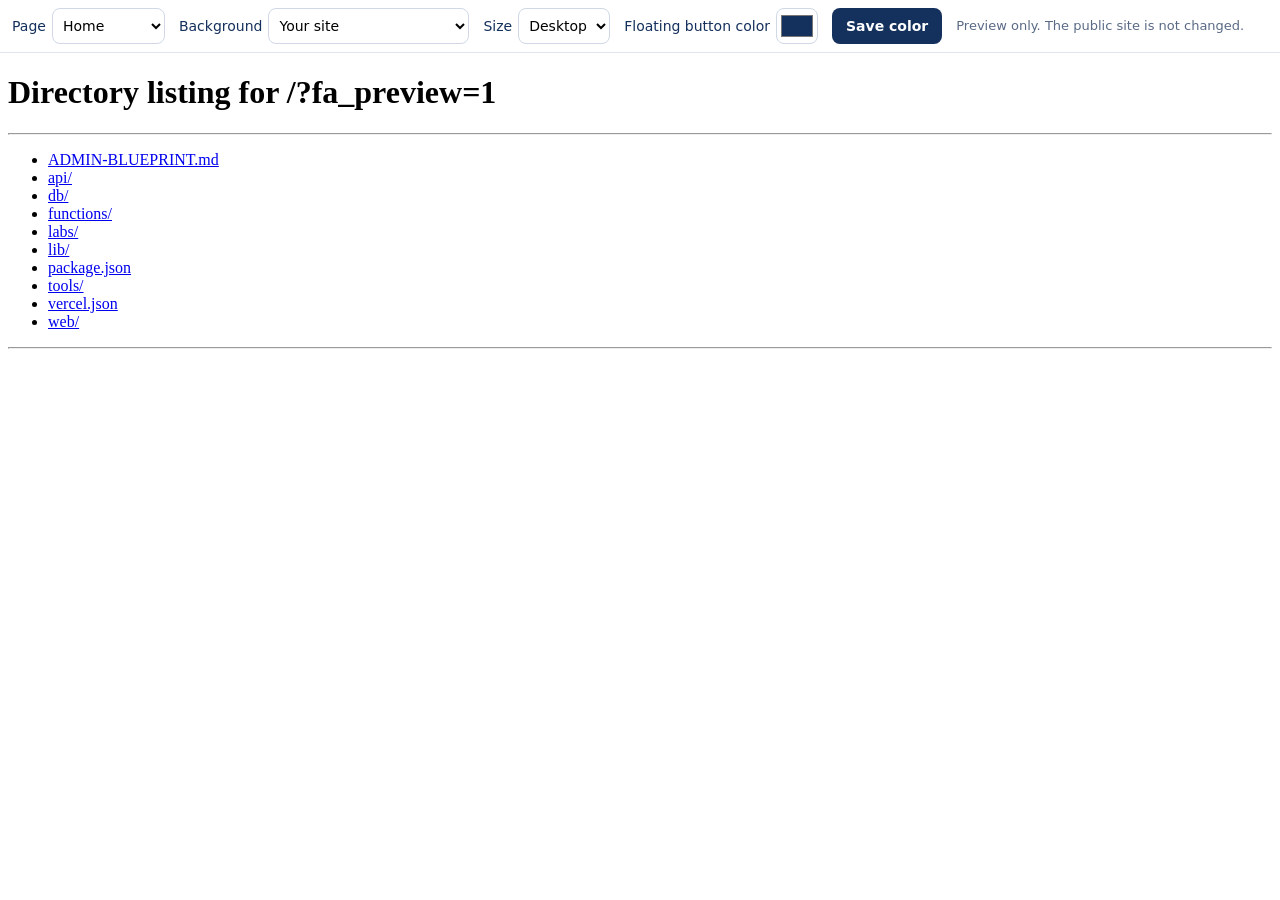
<file: labs/glass-widgets.html>
<!doctype html><html lang="en"><head><meta charset="utf-8"><meta name="viewport" content="width=device-width,initial-scale=1"><title>Glass widgets | Labs</title><meta name="robots" content="noindex,nofollow">
<style>
*{box-sizing:border-box}html,body{height:100%;margin:0}body{display:flex;flex-direction:column;background:#20242c;color:#14305c;font:500 14px/1.3 system-ui,sans-serif}
.bar{display:flex;flex-wrap:wrap;gap:8px 14px;align-items:center;padding:8px 12px;background:#fff;border-bottom:1px solid #dfe5ee}
.bar label{display:flex;align-items:center;gap:6px}.bar select{min-height:36px;border:1px solid #cfd8e4;border-radius:8px;background:#fff;font:inherit;padding:0 6px}.bar input[type=color]{width:42px;height:36px;padding:2px;border:1px solid #cfd8e4;border-radius:8px;background:#fff}
.bar button{min-height:36px;border:0;border-radius:8px;background:#14305c;color:#fff;font:600 14px system-ui,sans-serif;padding:0 14px;cursor:pointer}#msg{color:#5a6a85;font-size:13px}
.wrap{flex:1;min-height:0;display:flex;justify-content:center}iframe{width:100%;height:100%;border:0;background:#fff}.wrap.ph iframe{width:390px}
</style></head><body>
<div class="bar">
 <label>Page <select id="pg"><option value="/">Home</option><option value="/services">Services</option><option value="/doctors">Doctors</option><option value="/test-panels">Test panels</option><option value="/lab-tests">Lab tests</option><option value="/gallery">Gallery</option><option value="/faq">Questions</option><option value="/contact">Contact</option><option value="/about">About</option></select></label>
 <label>Background <select id="bg"><option value="site">Your site</option><option value="dark">Dark, like your example</option></select></label>
 <label>Size <select id="sz"><option value="">Desktop</option><option value="ph">Phone</option></select></label>
 <label>Floating button color <input type="color" id="col" value="#14305c"></label>
 <button id="save">Save color</button><span id="msg" role="status">Preview only. The public site is not changed.</span>
</div>
<div class="wrap" id="wrap"><iframe id="f" title="Site preview with glass widgets"></iframe></div>
<script>
const $=s=>document.querySelector(s),F=$('#f'),P=window.parent,KEY='labs_glass';
const GRAIN="url(\"data:image/svg+xml,%3Csvg xmlns='http://www.w3.org/2000/svg' width='180' height='180'%3E%3Cfilter id='n'%3E%3CfeTurbulence type='fractalNoise' baseFrequency='.85' numOctaves='2' stitchTiles='stitch'/%3E%3CfeColorMatrix values='0 0 0 0 1 0 0 0 0 1 0 0 0 0 1 0 0 0 .55 0'/%3E%3C/filter%3E%3Crect width='180' height='180' filter='url(%23n)' opacity='.22'/%3E%3C/svg%3E\")";
const CSS=`
html{--lg-a:.42;--lg-b:.14;--lg-ring:rgba(255,255,255,.95);--lg-float:#14305c;--lg-ft:#fff}
html.lg-dark{--lg-a:.16;--lg-b:.05;--ink:#f4f6fb!important;--muted:#c3c9d4!important;--accent:#eef27a!important;--base:#f4f6fb!important;--line:rgba(255,255,255,.2)!important}
html.lg-dark .logo,html.lg-dark .logo span,html.lg-dark .links a{color:#f4f6fb!important;text-shadow:none!important}
html.lg-dark body{background:#0b0c0f var(--lg-shards) center/cover fixed!important;color:var(--ink)}
html.lg-dark #fa-herobg,html.lg-dark .mesh,html.lg-dark .bg-mesh{display:none!important}
html.lg-dark .nav{background:rgba(14,15,19,.6)!important}
html body .glass:not(.lg-c),html body .gl-i,html body .trust-i,html body details.glass,html body .visit{position:relative;background:${GRAIN},radial-gradient(120% 90% at 18% 0,rgba(255,255,255,calc(var(--lg-a) + .14)),transparent 62%),linear-gradient(140deg,rgba(255,255,255,var(--lg-a)),rgba(255,255,255,var(--lg-b)))!important;-webkit-backdrop-filter:blur(22px) saturate(165%)!important;backdrop-filter:blur(22px) saturate(165%)!important;border:0!important;border-radius:26px!important;box-shadow:-1px 0 1px -.5px rgba(255,0,80,.4),1px 0 1px -.5px rgba(0,190,255,.5),0 24px 40px -26px rgba(15,25,50,.5)!important}
html body .glass:not(.lg-c)::before,html body .gl-i::before,html body .trust-i::before,html body .visit::before{content:"";position:absolute;inset:0;border-radius:inherit;padding:1.5px;pointer-events:none;background:linear-gradient(150deg,var(--lg-ring),rgba(255,255,255,.2) 42%,rgba(255,255,255,.12) 62%,var(--lg-ring));-webkit-mask:linear-gradient(#000 0 0) content-box,linear-gradient(#000 0 0);-webkit-mask-composite:xor;mask:linear-gradient(#000 0 0) content-box exclude,linear-gradient(#000 0 0)}
html body .lg-c{position:relative!important;isolation:isolate;background:none!important;border:0!important;box-shadow:none!important;-webkit-backdrop-filter:none!important;backdrop-filter:none!important;overflow:visible!important;border-radius:26px!important}
html body .lg-c::before,html body .lg-c::after{content:none!important}
.lg-bg,.lg-fbg{position:absolute;inset:0;z-index:-1;display:block;background:${GRAIN},radial-gradient(120% 90% at 18% 0,rgba(255,255,255,calc(var(--lg-a) + .14)),transparent 62%),linear-gradient(140deg,rgba(255,255,255,var(--lg-a)),rgba(255,255,255,var(--lg-b)));-webkit-backdrop-filter:blur(22px) saturate(165%);backdrop-filter:blur(22px) saturate(165%)}
.lg-fbg{background:${GRAIN},linear-gradient(140deg,color-mix(in srgb,var(--lg-float) 86%,transparent),color-mix(in srgb,var(--lg-float) 62%,transparent))}
.lg-e{position:absolute;inset:0;width:100%;height:100%;z-index:-1;overflow:visible;pointer-events:none;filter:drop-shadow(0 16px 18px rgba(15,25,50,.22))}
.lg-e path{fill:none;vector-effect:non-scaling-stroke}
html body .lg-c .in{position:static!important;padding-bottom:66px!important}
html body .lg-c img.top{border-radius:26px 26px 0 0}
html body .lg-f{position:absolute!important;right:0!important;bottom:0!important;left:auto!important;top:auto!important;isolation:isolate;margin:0!important;width:auto!important;min-width:0!important;min-height:46px;display:inline-flex!important;align-items:center;justify-content:center;gap:2px;padding:0 20px 0 34px!important;background:none!important;border:0!important;border-radius:0!important;box-shadow:none!important;-webkit-backdrop-filter:none!important;backdrop-filter:none!important;color:var(--lg-ft)!important;text-shadow:none!important;font-style:normal;align-self:auto!important;transform:none!important;transition:transform .2s!important;z-index:2}
html body .lg-f::before,html body .lg-f::after{content:none!important}
@media(hover:hover){html body .lg-f:hover{transform:translateY(-2px)!important}}
html body .lg-f .btn{min-width:0!important;min-height:38px;padding:0 10px!important;background:none!important;box-shadow:none!important;border:0!important;-webkit-backdrop-filter:none!important;backdrop-filter:none!important;color:var(--lg-ft)!important;text-shadow:none!important;width:auto!important}
html body .lg-f .btn::before{content:none!important}
html body .lg-c.person .p-role{padding-right:76px;min-height:104px;border-top-color:var(--line)}
html.lg-dark .ava{color:#14305c!important}
html body .lg-c.person{padding-bottom:30px}
html body .lg-c.ti{padding-right:190px;min-height:92px}
@media(max-width:860px){html body .lg-c.ti{padding-right:12px;padding-bottom:62px}html body .lg-c .in{padding-bottom:60px!important}html body .lg-c.person .p-role{padding-right:0;padding-bottom:44px}html body .lg-f{padding:0 14px 0 28px!important;min-height:42px;font-size:.84rem}}
`;
/* A shape with rounded corners from a list of corner points */
function shape(pts,r){let d='';const n=pts.length;for(let i=0;i<n;i++){const p=pts[i],a=pts[(i+n-1)%n],b=pts[(i+1)%n],la=Math.hypot(a[0]-p[0],a[1]-p[1]),lb=Math.hypot(b[0]-p[0],b[1]-p[1]),k=Math.min(r,la/2,lb/2),s=[p[0]+(a[0]-p[0])/la*k,p[1]+(a[1]-p[1])/la*k],e=[p[0]+(b[0]-p[0])/lb*k,p[1]+(b[1]-p[1])/lb*k];d+=(i?'L':'M')+s.map(v=>v.toFixed(1)).join(' ')+'Q'+p.join(' ')+' '+e.map(v=>v.toFixed(1)).join(' ')}return d+'Z'}
const NS='http://www.w3.org/2000/svg';let UID=0;
function edge(doc,host){const id='lg'+(++UID),s=doc.createElementNS(NS,'svg');s.setAttribute('class','lg-e');s.innerHTML=`<defs><linearGradient id="${id}" x1="0" y1="0" x2="1" y2="1"><stop offset="0" stop-color="#fff"/><stop offset=".42" stop-color="#fff" stop-opacity=".28"/><stop offset=".66" stop-color="#fff" stop-opacity=".18"/><stop offset="1" stop-color="#fff"/></linearGradient></defs><path stroke="#ff0a5a" stroke-opacity=".5" stroke-width="1" transform="translate(-.8 0)"/><path stroke="#00c3ff" stroke-opacity=".6" stroke-width="1" transform="translate(.8 0)"/><path stroke="url(#${id})" stroke-width="1.6"/>`;host.prepend(s);return s}
function lay(card,btn){const W=card.offsetWidth,H=card.offsetHeight,bw=btn.offsetWidth,bh=btn.offsetHeight;if(!W||!H)return;const s=Math.min(bh*.5,20),g=9,e=g*1.3,x1=W-bw+s-e+s/bh*g,x0=W-bw-e,d=shape([[0,0],[W,0],[W,H-bh-g],[x1,H-bh-g],[x0,H],[0,H]],Math.min(26,H/3)),b=shape([[s,0],[bw,0],[bw,bh],[0,bh]],13);card._lgB.style.clipPath=`path('${d}')`;card.querySelectorAll(':scope>.lg-e path').forEach(p=>p.setAttribute('d',d));card._lgS.setAttribute('viewBox',`0 0 ${W} ${H}`);btn._lgB.style.clipPath=`path('${b}')`;btn.querySelectorAll(':scope>.lg-e path').forEach(p=>p.setAttribute('d',b));btn._lgS.setAttribute('viewBox',`0 0 ${bw} ${bh}`)}
const TARGETS=[['.card','.in>.btn'],['.person','.p-role>i'],['.ti','.ti-b']];
function dress(doc,ro){for(const[c,b]of TARGETS)doc.querySelectorAll(c).forEach(card=>{if(card.classList.contains('lg-c'))return;const btn=card.querySelector(b);if(!btn)return;card.classList.add('lg-c');btn.classList.add('lg-f');card._lgS=edge(doc,card);card._lgB=doc.createElement('i');card._lgB.className='lg-bg';card.prepend(card._lgB);if(c==='.ti')card.appendChild(btn);else card.appendChild(btn);btn._lgS=edge(doc,btn);btn._lgB=doc.createElement('i');btn._lgB.className='lg-fbg';btn.prepend(btn._lgB);btn._lgCard=card;card._lgBtn=btn;lay(card,btn);ro.observe(card);ro.observe(btn)})}
/* A dark faceted backdrop drawn once, like the example image */
let shards='';function makeShards(){if(shards)return shards;const c=document.createElement('canvas');c.width=1600;c.height=1100;const g=c.getContext('2d');g.fillStyle='#08090b';g.fillRect(0,0,1600,1100);const R=a=>a+(Math.random()-.5)*150;for(let y=-60;y<1160;y+=120)for(let x=-60;x<1660;x+=130){const p=[[R(x),R(y)],[R(x+150),R(y)],[R(x+170),R(y+90)],[R(x+120),R(y+150)],[R(x),R(y+130)]],v=18+Math.random()*30,lg=g.createLinearGradient(p[0][0],p[0][1],p[2][0],p[2][1]);lg.addColorStop(0,`rgb(${v+14},${v+14},${v+18})`);lg.addColorStop(1,`rgb(${v-10},${v-10},${v-8})`);g.fillStyle=lg;g.beginPath();p.forEach((q,i)=>i?g.lineTo(q[0],q[1]):g.moveTo(q[0],q[1]));g.closePath();g.fill();g.strokeStyle=Math.random()<.12?'rgba(255,255,255,.55)':'rgba(0,0,0,.75)';g.lineWidth=Math.random()<.12?1.4:3;g.stroke()}return shards=c.toDataURL('image/jpeg',.72)}
const lum=h=>{const n=parseInt(h.slice(1),16),f=v=>{v/=255;return v<=.03928?v/12.92:((v+.055)/1.055)**2.4};return .2126*f(n>>16)+.7152*f(n>>8&255)+.0722*f(n&255)};
function theme(){const d=F.contentDocument;if(!d||!d.documentElement)return;const h=d.documentElement,c=$('#col').value;h.style.setProperty('--lg-float',c);h.style.setProperty('--lg-ft',lum(c)>.4?'#14305c':'#fff');const dark=$('#bg').value==='dark';h.classList.toggle('lg-dark',dark);if(dark)h.style.setProperty('--lg-shards',`url(${makeShards()})`)}
F.addEventListener('load',()=>{const d=F.contentDocument;if(!d)return;const st=d.createElement('style');st.textContent=CSS;d.head.appendChild(st);theme();const ro=new F.contentWindow.ResizeObserver(es=>es.forEach(x=>{const t=x.target,c=t._lgBtn?t:t._lgCard,b=t._lgBtn||t;if(c&&b)lay(c,b)}));dress(d,ro);new F.contentWindow.MutationObserver(()=>dress(d,ro)).observe(d.body,{childList:true,subtree:true})});
const go=()=>{F.src=$('#pg').value+'?fa_preview=1'};$('#pg').onchange=go;$('#bg').onchange=theme;$('#col').oninput=theme;$('#sz').onchange=e=>$('#wrap').classList.toggle('ph',!!e.target.value);
$('#save').onclick=async()=>{const m=$('#msg');try{if(!P.FA||P===window)throw new Error('Open this from the admin panel to save.');await P.FA.rpc('save_section',{k:KEY,v:{float:$('#col').value}});m.textContent='Color saved.'}catch(er){m.textContent=er.message||'Could not save.'}};
(async()=>{try{const c=P.FA_CONFIG;if(c&&c.url){const r=await fetch(`${c.url}/rest/v1/site_sections?select=data&key=eq.${KEY}`,{headers:{apikey:c.anon,authorization:'Bearer '+c.anon}}),a=await r.json();if(a[0]&&a[0].data.float)$('#col').value=a[0].data.float}}catch{}go()})();
</script></body></html>
</file>
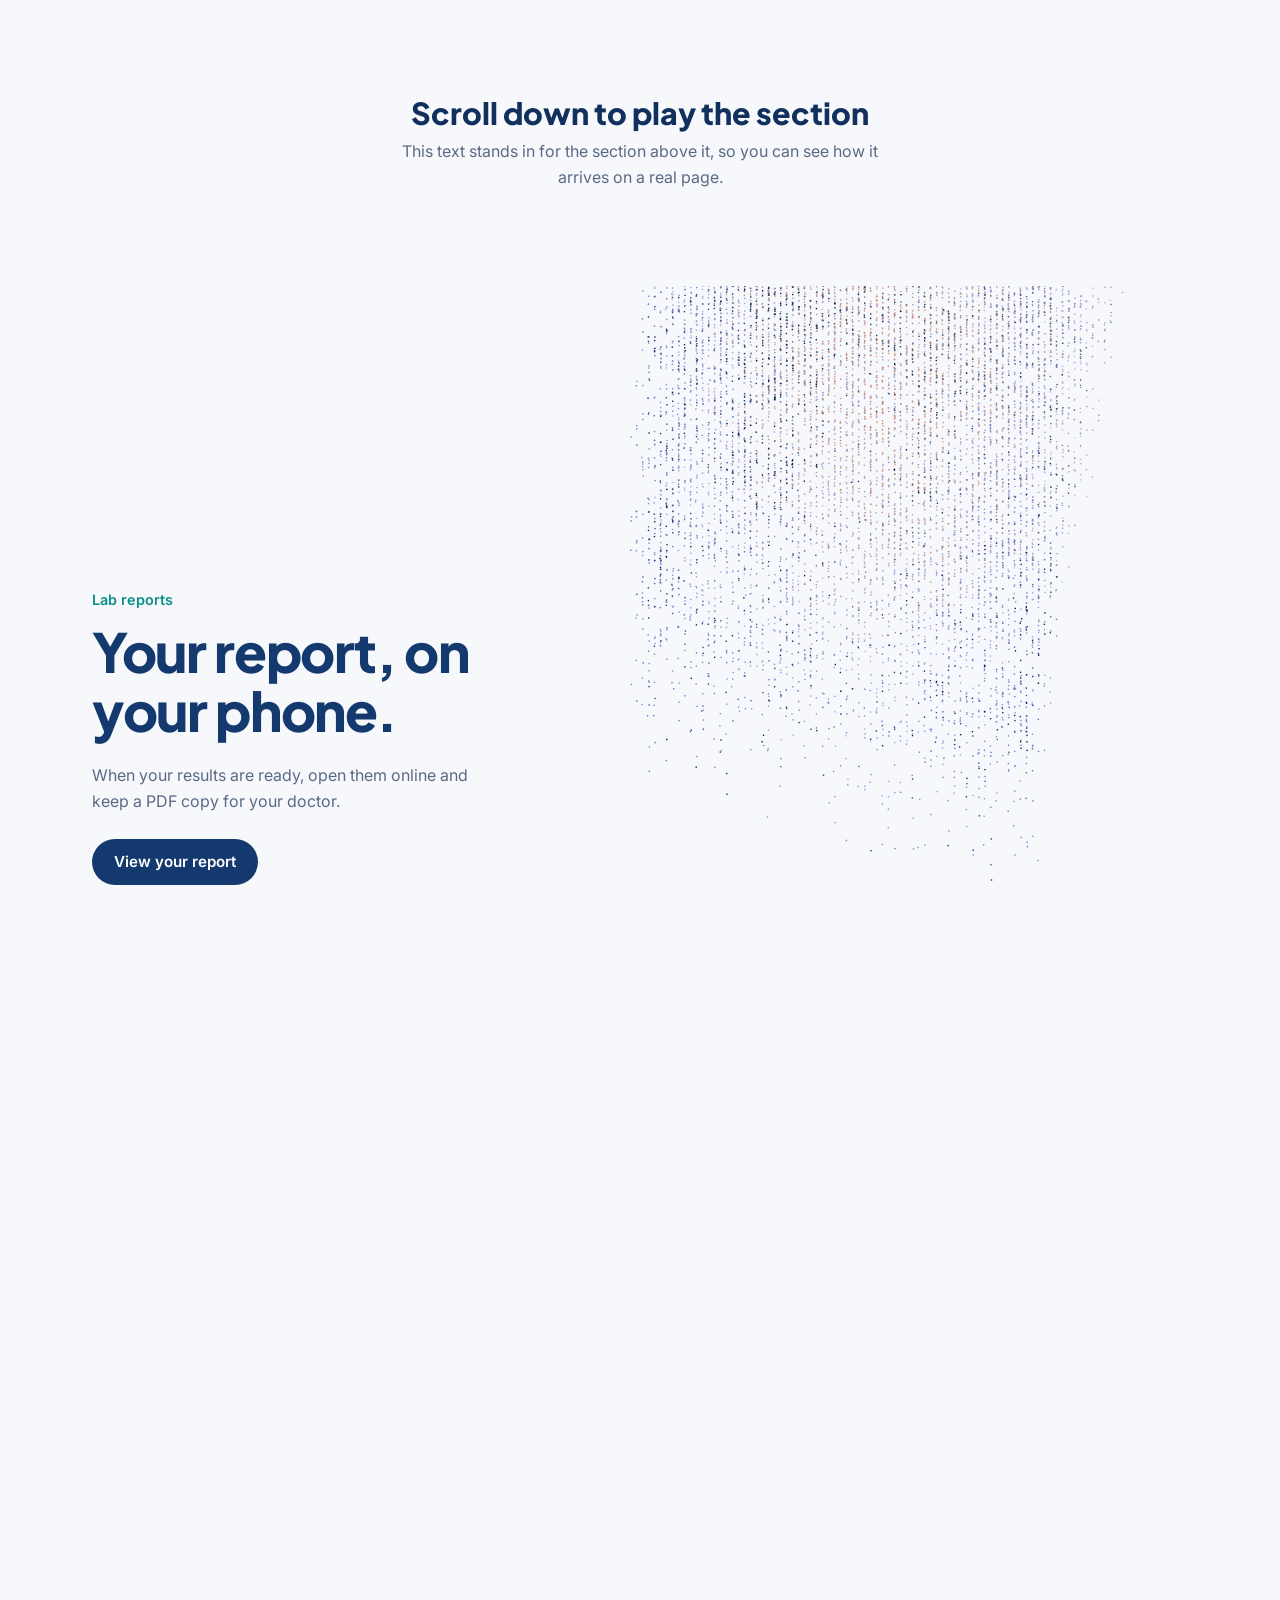
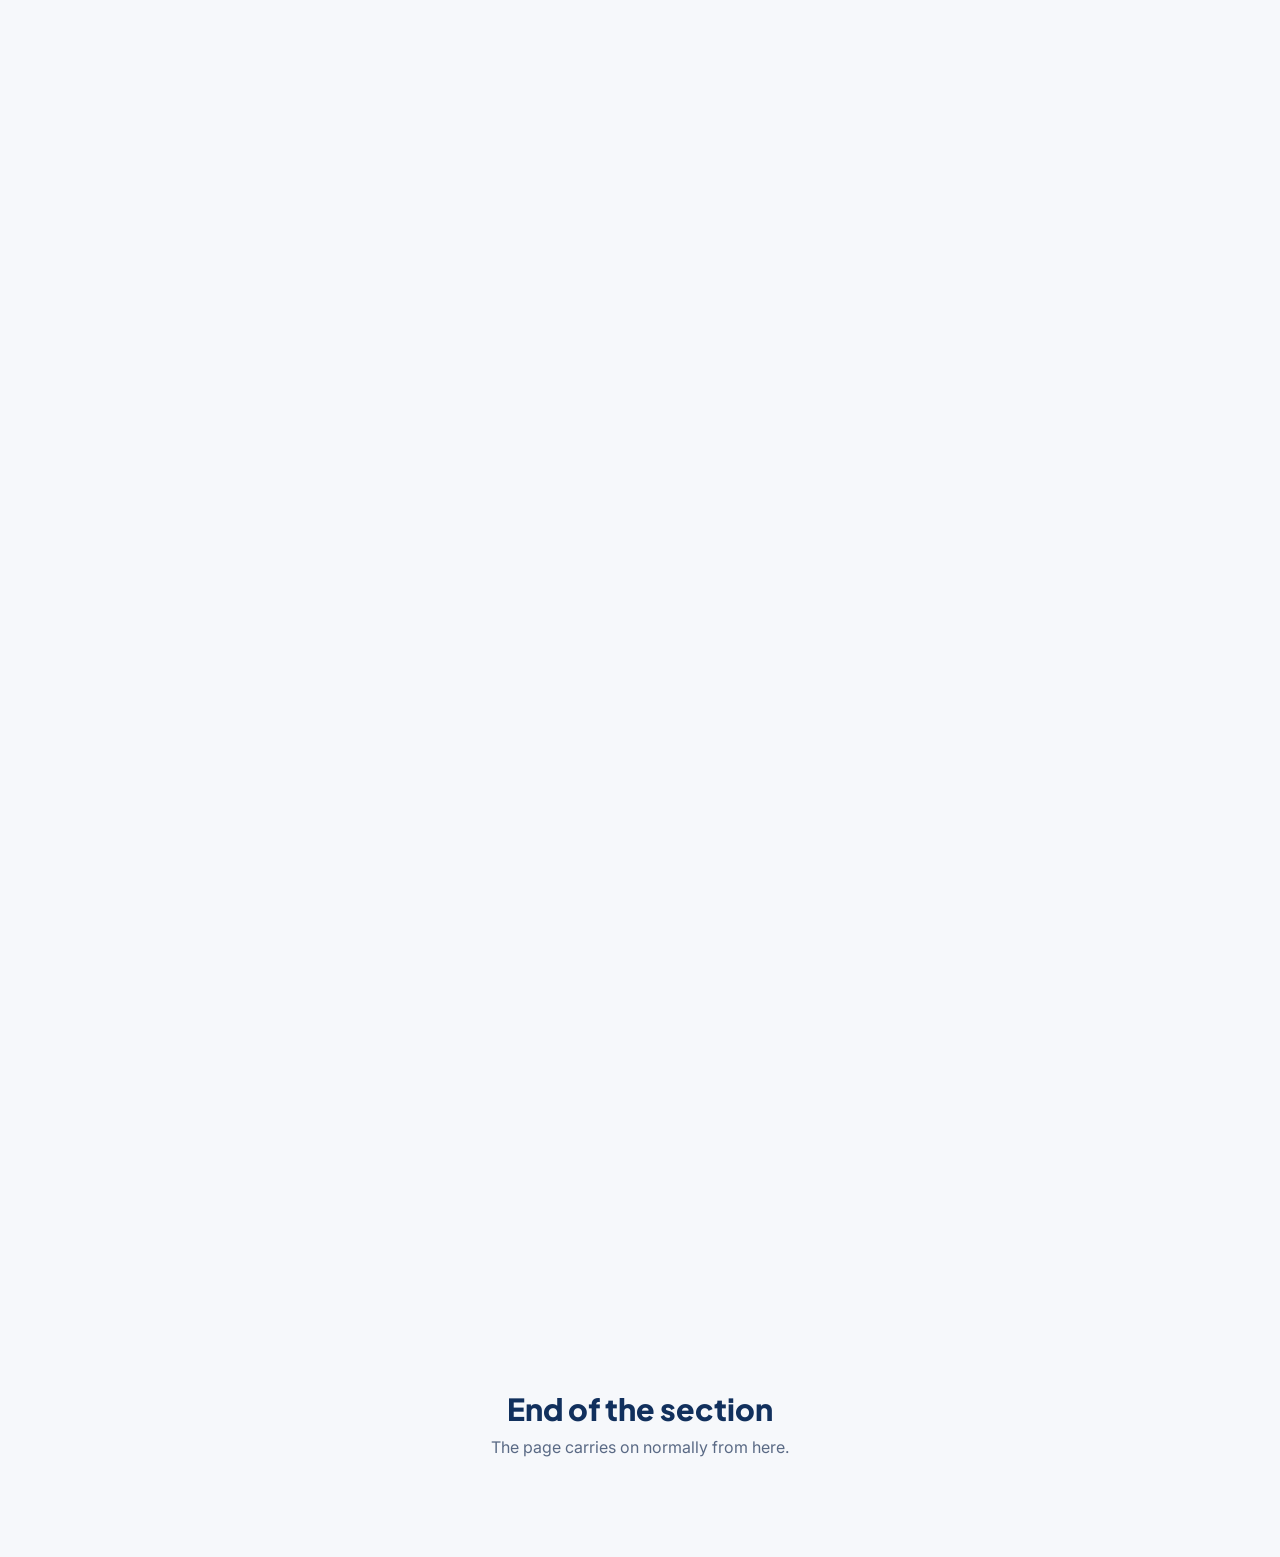
<file: labs/report-grain.html>
<!doctype html><html lang="en"><head><meta charset="utf-8"><meta name="viewport" content="width=device-width,initial-scale=1"><title>Report Grain Demo</title><meta name="robots" content="noindex,nofollow"><link rel="preconnect" href="https://fonts.googleapis.com"><link rel="preconnect" href="https://fonts.gstatic.com" crossorigin><link rel="stylesheet" href="https://fonts.googleapis.com/css2?family=Plus+Jakarta+Sans:wght@600;700;800&family=Inter:wght@400;500;600&display=swap">
<style>
:root{--base:#14396f;--hi:#d81f26;--accent:#0c8f8b;--ink:#11305d;--muted:#5a6a85;--paper:#f6f8fb;color-scheme:light}
*{box-sizing:border-box}
html,body{margin:0;background:var(--paper)}
body{color:var(--ink);font:400 1rem/1.6 "Inter",system-ui,sans-serif;overflow-x:clip}
.note{padding:clamp(48px,9vw,96px) 16px;text-align:center}
.note h2{font:800 clamp(1.3rem,1.1rem + 1vw,1.9rem)/1.15 "Plus Jakarta Sans",system-ui,sans-serif;margin:0 0 8px}
.note p{margin:0 auto;color:var(--muted);max-width:52ch}

.rg{position:relative;height:290vh;background:var(--paper)}
.rg-stage{position:sticky;top:0;height:100vh;height:100svh;overflow:hidden}
.rg canvas{position:absolute;inset:0;width:100%;height:100%;display:block}
.rg-wrap{position:relative;z-index:1;width:min(1160px,100%);height:100%;margin:auto;padding:0 clamp(16px,4vw,32px);display:flex;align-items:center;pointer-events:none}
.rg-copy{width:min(41%,430px);pointer-events:auto}
.rg-eyebrow{color:var(--accent);font-weight:600;font-size:.9rem;margin:0 0 .8em}
.rg h2{font:800 clamp(2rem,1.3rem + 2.6vw,3.4rem)/1.08 "Plus Jakarta Sans",system-ui,sans-serif;letter-spacing:-.025em;margin:0 0 .45em;color:var(--base);text-wrap:balance}
.rg-copy>p:not(.rg-eyebrow){color:var(--muted);margin:0 0 1.5em;max-width:38ch}
.rg-btn{display:inline-flex;align-items:center;justify-content:center;min-height:46px;padding:0 22px;border-radius:999px;background:var(--base);color:#fff;font:600 .95rem "Inter",system-ui,sans-serif;text-decoration:none;transition:transform .25s}
.rg-btn:focus-visible{outline:3px solid var(--accent);outline-offset:3px}
@media(hover:hover){.rg-btn:hover{transform:translateY(-1px)}}
.rg.still{height:auto}
.rg.still .rg-stage{position:relative}

@media(max-width:760px),(orientation:portrait) and (max-width:900px){
  .rg{height:240vh}
  .rg-wrap{align-items:flex-start;padding-top:max(28px,5svh)}
  .rg-copy{width:100%;text-align:center}
  .rg h2{font-size:clamp(1.75rem,7.6vw,2.5rem);margin-bottom:.35em}
  .rg-copy>p:not(.rg-eyebrow){margin:0 auto 1em;font-size:.95rem}
  .rg-eyebrow{margin-bottom:.4em}
}
</style></head>
<body><main>
<div class="note"><h2>Scroll down to play the section</h2><p>This text stands in for the section above it, so you can see how it arrives on a real page.</p></div>

<section class="rg" aria-labelledby="rg-title">
  <div class="rg-stage">
    <canvas aria-hidden="true"></canvas>
    <div class="rg-wrap">
      <div class="rg-copy">
        <p class="rg-eyebrow">Lab reports</p>
        <h2 id="rg-title">Your report, on your phone.</h2>
        <p>When your results are ready, open them online and keep a PDF copy for your doctor.</p>
        <a class="rg-btn" href="https://fortabbaspolyclinic.com/reports" target="_blank" rel="noopener">View your report</a>
      </div>
    </div>
  </div>
</section>

<div class="note"><h2>End of the section</h2><p>The page carries on normally from here.</p></div>
</main>
<script>
(function(){
  var section=document.querySelector('.rg'),stage=section.querySelector('.rg-stage'),canvas=section.querySelector('canvas'),copy=section.querySelector('.rg-copy'),ctx=canvas.getContext('2d');
  var still=matchMedia('(prefers-reduced-motion: reduce)').matches||document.documentElement.classList.contains('lite');
  if(still)section.classList.add('still');

  var INK='#14396f',TW=900,TH=1224;
  var seed=20261108;
  function rnd(){seed=seed+0x6D2B79F5|0;var t=Math.imul(seed^seed>>>15,1|seed);t=t+Math.imul(t^t>>>7,61|t)^t;return((t^t>>>14)>>>0)/4294967296}
  function clamp(v,a,b){return v<a?a:v>b?b:v}
  function smooth(a,b,v){v=clamp((v-a)/(b-a),0,1);return v*v*(3-2*v)}
  function easeOut(v){return 1-Math.pow(1-v,3)}
  function mix(a,b,t){return[a[0]+(b[0]-a[0])*t,a[1]+(b[1]-a[1])*t,a[2]+(b[2]-a[2])*t]}

  // The report sheet. Rows are deliberately blank bars: no patient and no result is ever shown.
  function paintSheet(){
    var c=document.createElement('canvas');c.width=TW;c.height=TH;
    var g=c.getContext('2d',{willReadFrequently:true}),i,k;
    g.fillStyle='#f7f8fd';g.fillRect(0,0,TW,TH);

    g.strokeStyle='rgba(20,57,111,.2)';g.lineWidth=1;
    for(i=-TH;i<TW;i+=7){g.beginPath();g.moveTo(i,0);g.lineTo(i+TH,TH);g.stroke()}
    g.fillStyle='rgba(247,248,253,.8)';g.fillRect(74,250,TW-148,830);

    g.strokeStyle=INK;g.lineWidth=7;g.strokeRect(30,30,TW-60,TH-60);
    g.lineWidth=1.5;g.strokeRect(44,44,TW-88,TH-88);
    g.lineWidth=1.1;
    for(i=0;i<2;i++){var edge=i?TH-58:58;g.beginPath();for(k=56;k<=TW-56;k+=2){var y=edge+Math.sin(k/5.5)*7;k===56?g.moveTo(k,y):g.lineTo(k,y)}g.stroke()}
    for(i=0;i<2;i++){var ex=i?TW-58:58;g.beginPath();for(k=70;k<=TH-70;k+=2){var x=ex+Math.sin(k/5.5)*7;k===70?g.moveTo(x,k):g.lineTo(x,k)}g.stroke()}

    g.fillStyle=INK;g.font='800 48px "Plus Jakarta Sans",system-ui,sans-serif';g.textBaseline='alphabetic';g.fillText('Fort Abbas Poly Clinic',92,150);
    g.font='500 30px "Inter",system-ui,sans-serif';g.fillText('Laboratory report',92,198);

    var sx=TW-160,sy=148;g.lineWidth=.9;
    for(i=0;i<46;i++){g.save();g.translate(sx,sy);g.rotate(i*Math.PI/46);g.beginPath();g.ellipse(0,0,68,26,0,0,7);g.stroke();g.restore()}
    g.beginPath();g.arc(sx,sy,24,0,7);g.fillStyle='#f7f8fd';g.fill();g.fillStyle='#d81f26';g.fillRect(sx-5,sy-16,10,32);g.fillRect(sx-16,sy-5,32,10);

    g.fillStyle=INK;g.fillRect(92,232,TW-184,5);
    g.fillStyle='rgba(20,57,111,.45)';
    [[92,270,190],[92,306,250],[520,270,170],[520,306,230]].forEach(function(b){g.fillRect(b[0],b[1],b[2],13)});

    g.fillStyle=INK;g.fillRect(92,356,TW-184,50);
    g.fillStyle='rgba(255,255,255,.85)';g.fillRect(116,376,130,10);g.fillRect(470,376,120,10);g.fillRect(690,376,70,10);

    var rows=[.82,.62,.74,.5,.9,.58,.7,.66,.84];
    rows.forEach(function(w,r){
      var y=430+r*58;
      g.fillStyle=INK;g.fillRect(116,y+6,270*w,13);
      g.fillStyle='rgba(20,57,111,.32)';g.fillRect(470,y+10,176,5);
      g.fillStyle='rgba(12,143,139,.65)';g.fillRect(516,y+10,84,5);
      g.beginPath();g.arc(516+84*(.18+(r*37%64)/100),y+12.5,8,0,7);g.fillStyle=INK;g.fill();
      g.fillStyle='rgba(20,57,111,.55)';g.fillRect(690,y+6,64+w*26,13);
      g.fillStyle='rgba(20,57,111,.14)';g.fillRect(92,y+40,TW-184,1.5);
    });

    g.strokeStyle=INK;g.lineWidth=3.5;g.beginPath();
    for(k=0;k<=200;k++){var px=620+k,py=1072+Math.sin(k/11)*(18-k/16)-k/8+Math.sin(k/3.1)*5;k?g.lineTo(px,py):g.moveTo(px,py)}
    g.stroke();
    g.fillStyle='rgba(20,57,111,.5)';g.fillRect(620,1102,200,3);g.fillRect(92,1076,330,13);g.fillRect(92,1102,250,13);

    g.font='800 21px "Inter",system-ui,sans-serif';g.fillStyle='#d81f26';g.textAlign='right';g.fillText('SAMPLE',TW-96,306);g.textAlign='left';

    // Cool wash, then the warm light through the middle of the sheet.
    g.globalCompositeOperation='multiply';
    var wash=g.createRadialGradient(TW*.5,TH*.5,20,TW*.5,TH*.5,TW*.82);
    wash.addColorStop(0,'#ffab78');wash.addColorStop(.3,'#ffc3a4');wash.addColorStop(.62,'#c9cdf0');wash.addColorStop(1,'#8498e2');
    g.fillStyle=wash;g.fillRect(0,0,TW,TH);
    g.globalCompositeOperation='screen';
    var edge2=g.createLinearGradient(TW*.7,0,TW*.34,TH*.3);edge2.addColorStop(0,'rgba(255,190,110,.55)');edge2.addColorStop(1,'rgba(255,190,110,0)');
    g.fillStyle=edge2;g.fillRect(0,0,TW,TH);
    g.globalCompositeOperation='source-over';

    var img=g.getImageData(0,0,TW,TH),d=img.data;
    for(i=0;i<d.length;i+=4){var n=(rnd()-.5)*36;d[i]=clamp(d[i]+n,0,255);d[i+1]=clamp(d[i+1]+n,0,255);d[i+2]=clamp(d[i+2]+n,0,255)}
    g.putImageData(img,0,0);
    return{canvas:c,data:d};
  }

  var sheet,W=0,H=0,dpr=1,G,dots,shade,raf=0,q=still?1:0,target=still?1:0,visible=false;

  function bucketize(list){
    var map=new Map(),styles=[],order;
    list.forEach(function(p){var key=p.c;if(!map.has(key)){map.set(key,styles.length);styles.push(key)}p.b=map.get(key)});
    order=list.sort(function(a,b){return a.b-b.b});
    return{list:order,styles:styles};
  }

  function layout(){
    var r=stage.getBoundingClientRect();
    W=r.width;H=r.height;dpr=Math.min(window.devicePixelRatio||1,2);
    canvas.width=Math.round(W*dpr);canvas.height=Math.round(H*dpr);

    var cr=copy.getBoundingClientRect(),narrow=cr.width>W*.7,area;
    if(narrow){var top=cr.bottom-r.top+22;area={x:16,y:top,w:W-32,h:Math.max(180,H-top-26)}}
    else{var left=cr.right-r.left+24;area={x:left,y:H*.09,w:W-left-Math.max(20,W*.05),h:H*.82}}

    var boxW=1.11,boxH=1.56,k=Math.min(area.w/boxW*.86,area.h/(boxH+(narrow?.16:.08)));
    k=Math.min(k,560);
    var u={x:.88*k,y:.34*k},v={x:-.17*k*1.36,y:.9*k*1.36};
    var bx=area.x+area.w/2,by=area.y+area.h/2-(narrow?.1*k:.03*k);
    var o={x:bx-(u.x+v.x)/2,y:by-(u.y+v.y)/2};
    G={u:u,v:v,o:o,k:k,copyBottom:narrow?area.y-4:-1,narrow:narrow};

    seed=20261108;
    var nD=W<760?11000:26000,nS=W<760?6500:15000,size=W<760?1.25:1.35,list=[],i,tries=0,data=sheet.data;
    while(list.length<nD&&tries<nD*40){
      tries++;
      var a=rnd(),b=rnd(),tx=(a*TW)|0,ty=(b*TH)|0,idx=(ty*TW+tx)*4,rr=data[idx],gg=data[idx+1],bl=data[idx+2],lum=(rr+gg+bl)/765;
      if(rnd()>1.12-lum)continue;
      var ex=o.x+u.x*a+v.x*b,ey=o.y+u.y*a+v.y*b;
      var col=Math.round(ex/6)*6+(rnd()-.5)*.8,rise=k*1.36*(.42+Math.pow(rnd(),1.25)*1.25),sy=ey-rise;
      if(G.narrow&&sy<G.copyBottom)sy=G.copyBottom+rnd()*Math.max(10,ey-G.copyBottom)*.8;
      var r8=Math.round(rr*.82/18)*18,g8=Math.round(gg*.82/18)*18,b8=Math.round(bl*.92/18)*18;
      list.push({x:ex,y:ey,sx:col,sy:sy,d:(1-b)*.3+rnd()*.2,a:.5+rnd()*.5,c:'rgb('+r8+','+g8+','+b8+')'});
    }
    dots=bucketize(list);dots.size=size;

    var pts=[],orange=[255,126,70],red=[216,46,48],navy=[20,44,112],pale=[150,170,220];
    var A={x:o.x+v.x,y:o.y+v.y},dir={x:narrow?-.34*k:-.58*k,y:narrow?.2*k:.34*k},maxLeft=narrow?4:area.x-10;
    tries=0;
    while(pts.length<nS&&tries<nS*30){
      tries++;
      var s=rnd(),t=Math.pow(rnd(),1.7);
      if(rnd()<t*.45)continue;
      var fan=1-s*.72;
      var px=A.x+u.x*s+dir.x*t*fan+(rnd()-.5)*k*.09*t,py=A.y+u.y*s+dir.y*t*fan+(rnd()-.5)*k*.12*t;
      if(px<maxLeft||px>W||py>H)continue;
      var base=s<.42?mix(orange,red,s/.42):mix(red,navy,Math.min(1,(s-.42)/.34));
      var rgb=mix(base,pale,smooth(.45,1,t)*.75),al=Math.round((.92-t*.66)*8)/8;
      pts.push({x:px,y:py,th:.2+t*.45+rnd()*.3,c:'rgba('+(Math.round(rgb[0]/16)*16)+','+(Math.round(rgb[1]/16)*16)+','+(Math.round(rgb[2]/16)*16)+','+al+')'});
    }
    shade=bucketize(pts);shade.size=W<760?1.15:1.25;
  }

  function fillBatch(batch,xy){
    var cur=-1,s=batch.size;
    batch.list.forEach(function(p){
      var at=xy(p);if(!at)return;
      if(p.b!==cur){cur=p.b;ctx.fillStyle=batch.styles[cur]}
      ctx.fillRect(at[0],at[1],s,s);
    });
  }

  function draw(){
    var o=G.o,u=G.u,v=G.v,k=G.k;
    ctx.setTransform(dpr,0,0,dpr,0,0);ctx.clearRect(0,0,W,H);

    var glowA=smooth(.42,.95,q);
    if(glowA>0){
      var cx=o.x+u.x*.56,cy=o.y+u.y*.56,gl=ctx.createRadialGradient(cx,cy,0,cx,cy,k*.62);
      gl.addColorStop(0,'rgba(255,176,92,'+.55*glowA+')');gl.addColorStop(.5,'rgba(255,190,140,'+.2*glowA+')');gl.addColorStop(1,'rgba(255,200,170,0)');
      ctx.fillStyle=gl;ctx.fillRect(0,0,W,H);
    }

    if(q>.2)fillBatch(shade,function(p){return q>=p.th?[p.x,p.y]:null});

    var crisp=smooth(.8,.98,q);
    if(crisp>0){
      ctx.save();ctx.globalAlpha=crisp;
      ctx.fillStyle='#c9d2f0';ctx.beginPath();
      var e=k*.012;
      ctx.moveTo(o.x+u.x,o.y+u.y);ctx.lineTo(o.x+u.x+e,o.y+u.y+e*.7);ctx.lineTo(o.x+u.x+v.x+e,o.y+u.y+v.y+e*.7);ctx.lineTo(o.x+v.x+e,o.y+v.y+e*.7);ctx.lineTo(o.x+v.x,o.y+v.y);ctx.closePath();ctx.fill();
      ctx.transform(u.x/TW,u.y/TW,v.x/TH,v.y/TH,o.x,o.y);
      ctx.imageSmoothingQuality='high';ctx.drawImage(sheet.canvas,0,0);
      ctx.restore();
    }

    var dotA=1-smooth(.9,.995,q);
    if(dotA>0){
      ctx.globalAlpha=dotA;
      fillBatch(dots,function(p){
        var t=clamp((q*.98-p.d)/.5,0,1),e2=easeOut(t);
        return[p.sx+(p.x-p.sx)*e2,p.sy+(p.y-p.sy)*e2];
      });
      ctx.globalAlpha=1;
    }
  }

  function readScroll(){
    if(still)return;
    var r=section.getBoundingClientRect(),run=r.height-stage.offsetHeight;
    target=clamp((-r.top/run)/.86,0,1);
    wake();
  }
  function tick(){
    raf=0;
    var gap=target-q;
    if(Math.abs(gap)<.0015)q=target;else q+=gap*.14;
    draw();
    if(q!==target&&visible)wake();
  }
  function wake(){if(!raf&&visible)raf=requestAnimationFrame(tick)}

  function start(){
    sheet=paintSheet();layout();
    if(still){draw();return}
    readScroll();q=target;draw();
    new IntersectionObserver(function(en){visible=en[0].isIntersecting;if(visible)readScroll()}).observe(section);
    addEventListener('scroll',readScroll,{passive:true});
  }

  var lastW=0,lastH=0,rt;
  addEventListener('resize',function(){
    clearTimeout(rt);
    rt=setTimeout(function(){
      var r=stage.getBoundingClientRect();
      if(!sheet||(r.width===lastW&&Math.abs(r.height-lastH)<120))return;
      lastW=r.width;lastH=r.height;layout();draw();
    },160);
  });

  var began=false;
  function go(){if(began)return;began=true;var r=stage.getBoundingClientRect();lastW=r.width;lastH=r.height;start()}
  if(document.fonts&&document.fonts.ready)document.fonts.ready.then(go);
  setTimeout(go,1400);
})();
</script></body></html>
</file>
